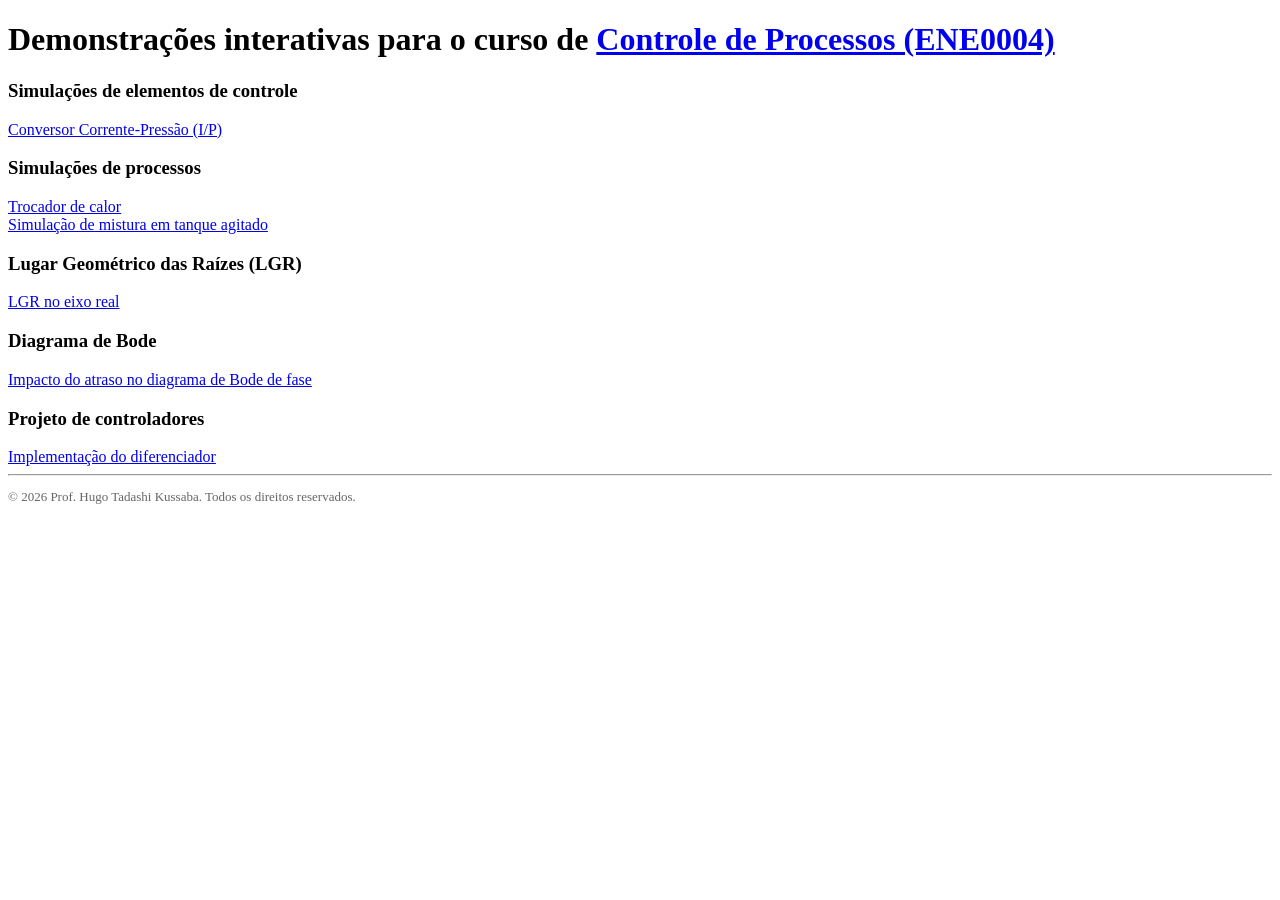
<file: index.html>
<!DOCTYPE html>
<html lang="pt">
<head>
    <meta charset="UTF-8">
    <meta name="viewport" content="width=device-width, initial-scale=1.0">
    <title>ENE0004 - Controle de Processos</title>
</head>
<body>    
    <h1>
      Demonstrações interativas para o curso de <a href="https://tinyurl.com/ENE0004-2026-1">Controle de Processos (ENE0004)</a>
    </h1>

    <h3>
        Simulações de elementos de controle
    </h3>
    <a href="./conversor_IP.html"> Conversor Corrente-Pressão (I/P)  </a> <br>

    <h3>
        Simulações de processos 
    </h3>
    <a href="./heat_exchanger/index.html"> Trocador de calor  </a> <br>    
    <a href="mistura_tanque_agitado.html"> Simulação de mistura em tanque agitado </a> <br>

    <h3>
        Lugar Geométrico das Raízes (LGR)
    </h3>
    <a href="./root_locus/real_axis_rule.html"> LGR no eixo real </a> <br>    
    
    <h3>
        Diagrama de Bode
    </h3>
    <a href="bode_delay.html"> Impacto do atraso no diagrama de Bode de fase </a> <br> 

    <h3>
        Projeto de controladores
    </h3>
    <a href="differentiator.html"> Implementação do diferenciador </a> <br>

    <hr>
    <p style="font-size: small; color: #666;">
        &copy; 2026 Prof. Hugo Tadashi Kussaba. Todos os direitos reservados.
    </p>    

</body>
</html>
</file>
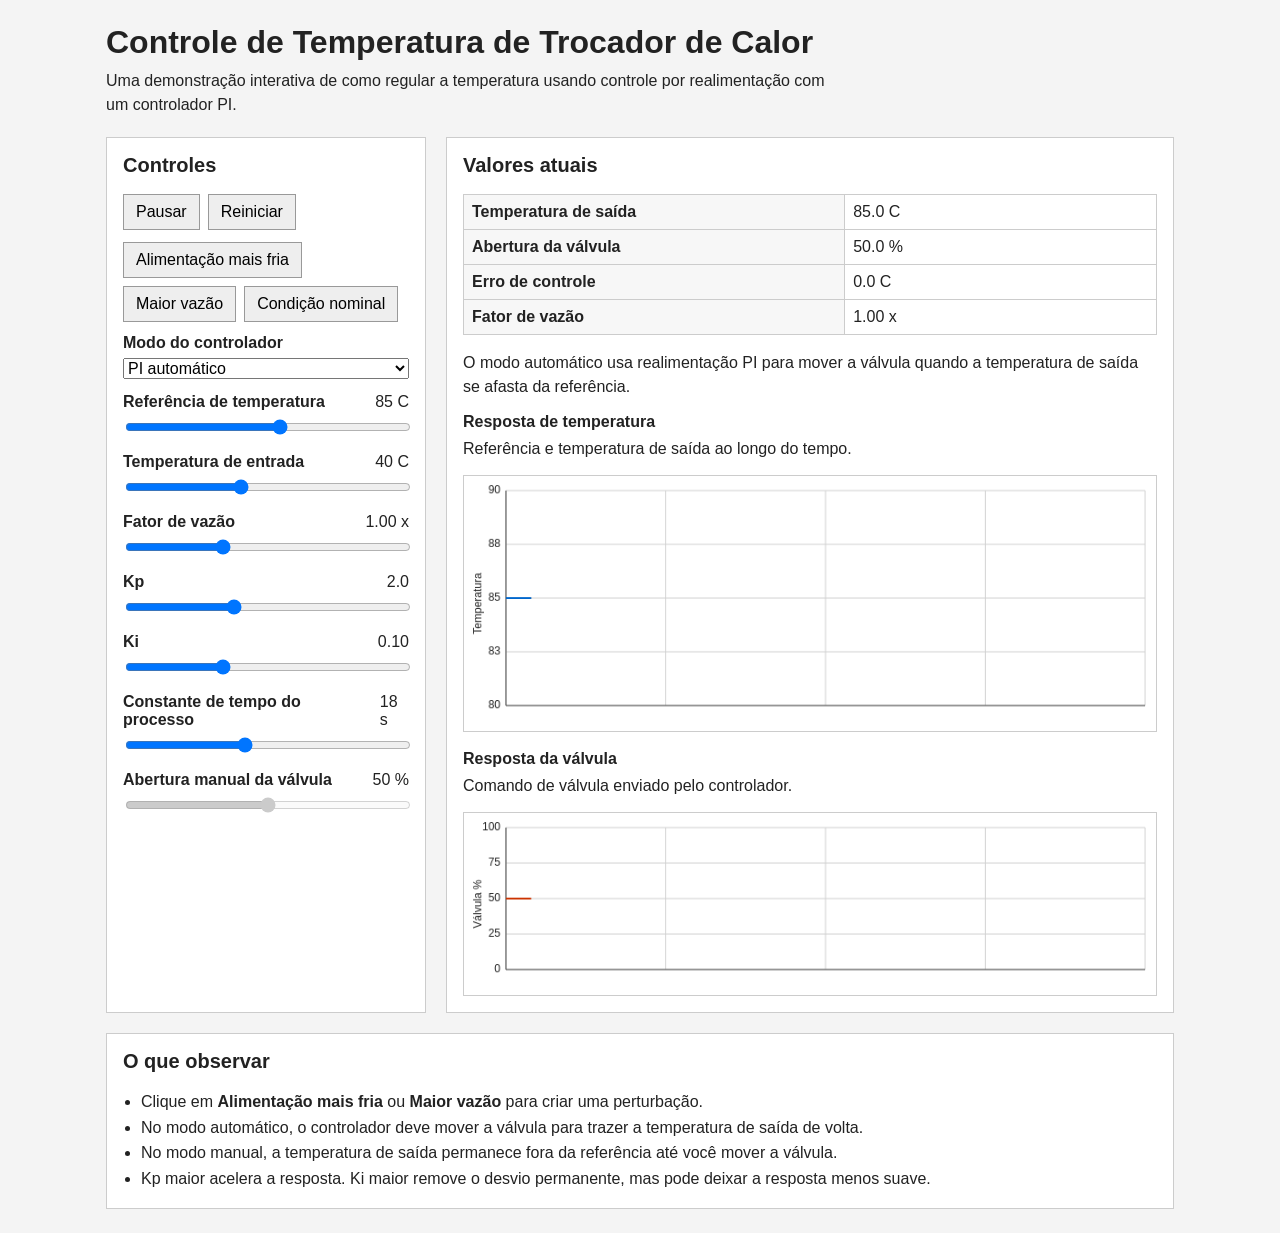
<file: heat_exchanger/index.html>
<!DOCTYPE html>
<html lang="pt-BR">
  <head>
    <meta charset="UTF-8" />
    <meta name="viewport" content="width=device-width, initial-scale=1.0" />
    <title>Demonstração de Controle de Temperatura de Trocador de Calor</title>
    <link rel="stylesheet" href="styles.css" />
  </head>
  <body>
    <main class="page">
      <header class="page-header">
        <h1>Controle de Temperatura de Trocador de Calor</h1>
        <p>
          Uma demonstração interativa de como regular a temperatura usando controle por realimentação com um controlador PI.
        </p>
      </header>

      <div class="layout">
        <section class="panel">
          <h2>Controles</h2>

          <div class="button-row">
            <button id="run-toggle" type="button">Pausar</button>
            <button id="reset-button" type="button">Reiniciar</button>
          </div>

          <div class="button-row">
            <button id="disturbance-cold" type="button">Alimentação mais fria</button>
            <button id="disturbance-flow" type="button">Maior vazão</button>
            <button id="recover-button" type="button">Condição nominal</button>
          </div>

          <div class="control-group">
            <label for="controller-mode">Modo do controlador</label>
            <select id="controller-mode">
              <option value="auto" selected>PI automático</option>
              <option value="manual">Válvula manual</option>
            </select>
          </div>

          <div class="control-group">
            <label for="setpoint">
              Referência de temperatura
              <span id="setpoint-value">85 C</span>
            </label>
            <input id="setpoint" type="range" min="55" max="110" step="1" value="85" />
          </div>

          <div class="control-group">
            <label for="inlet-temp">
              Temperatura de entrada
              <span id="inlet-temp-value">40 C</span>
            </label>
            <input id="inlet-temp" type="range" min="20" max="70" step="1" value="40" />
          </div>

          <div class="control-group">
            <label for="flow-factor">
              Fator de vazão
              <span id="flow-factor-value">1.00 x</span>
            </label>
            <input id="flow-factor" type="range" min="0.70" max="1.60" step="0.01" value="1.00" />
          </div>

          <div class="control-group">
            <label for="kp">
              Kp
              <span id="kp-value">2.0</span>
            </label>
            <input id="kp" type="range" min="0.2" max="5.0" step="0.1" value="2.0" />
          </div>

          <div class="control-group">
            <label for="ki">
              Ki
              <span id="ki-value">0.10</span>
            </label>
            <input id="ki" type="range" min="0.00" max="0.30" step="0.01" value="0.10" />
          </div>

          <div class="control-group">
            <label for="tau">
              Constante de tempo do processo
              <span id="tau-value">18 s</span>
            </label>
            <input id="tau" type="range" min="6" max="35" step="1" value="18" />
          </div>

          <div class="control-group">
            <label for="manual-valve">
              Abertura manual da válvula
              <span id="manual-valve-value">50 %</span>
            </label>
            <input id="manual-valve" type="range" min="0" max="100" step="1" value="50" />
          </div>
        </section>

        <section class="panel">
          <h2>Valores atuais</h2>

          <table class="status-table">
            <tbody>
              <tr>
                <th>Temperatura de saída</th>
                <td id="outlet-value">85.0 C</td>
              </tr>
              <tr>
                <th>Abertura da válvula</th>
                <td id="valve-value">50.0 %</td>
              </tr>
              <tr>
                <th>Erro de controle</th>
                <td id="error-value">0.0 C</td>
              </tr>
              <tr>
                <th>Fator de vazão</th>
                <td id="flow-value">1.00 x</td>
              </tr>
            </tbody>
          </table>

          <p id="status-text" class="status-text">
            O modo automático usa realimentação PI para mover a válvula quando
            a temperatura de saída se afasta da referência.
          </p>

          <div class="chart-block">
            <h3>Resposta de temperatura</h3>
            <p class="chart-note">Referência e temperatura de saída ao longo do tempo.</p>
            <canvas id="temperature-chart" width="760" height="280"></canvas>
          </div>

          <div class="chart-block">
            <h3>Resposta da válvula</h3>
            <p class="chart-note">Comando de válvula enviado pelo controlador.</p>
            <canvas id="valve-chart" width="760" height="200"></canvas>
          </div>
        </section>
      </div>

      <section class="panel notes-panel">
        <h2>O que observar</h2>
        <ul>
          <li>Clique em <strong>Alimentação mais fria</strong> ou <strong>Maior vazão</strong> para criar uma perturbação.</li>
          <li>No modo automático, o controlador deve mover a válvula para trazer a temperatura de saída de volta.</li>
          <li>No modo manual, a temperatura de saída permanece fora da referência até você mover a válvula.</li>
          <li>Kp maior acelera a resposta. Ki maior remove o desvio permanente, mas pode deixar a resposta menos suave.</li>
        </ul>
      </section>
    </main>

    <script src="script.js"></script>
  </body>
</html>
</file>
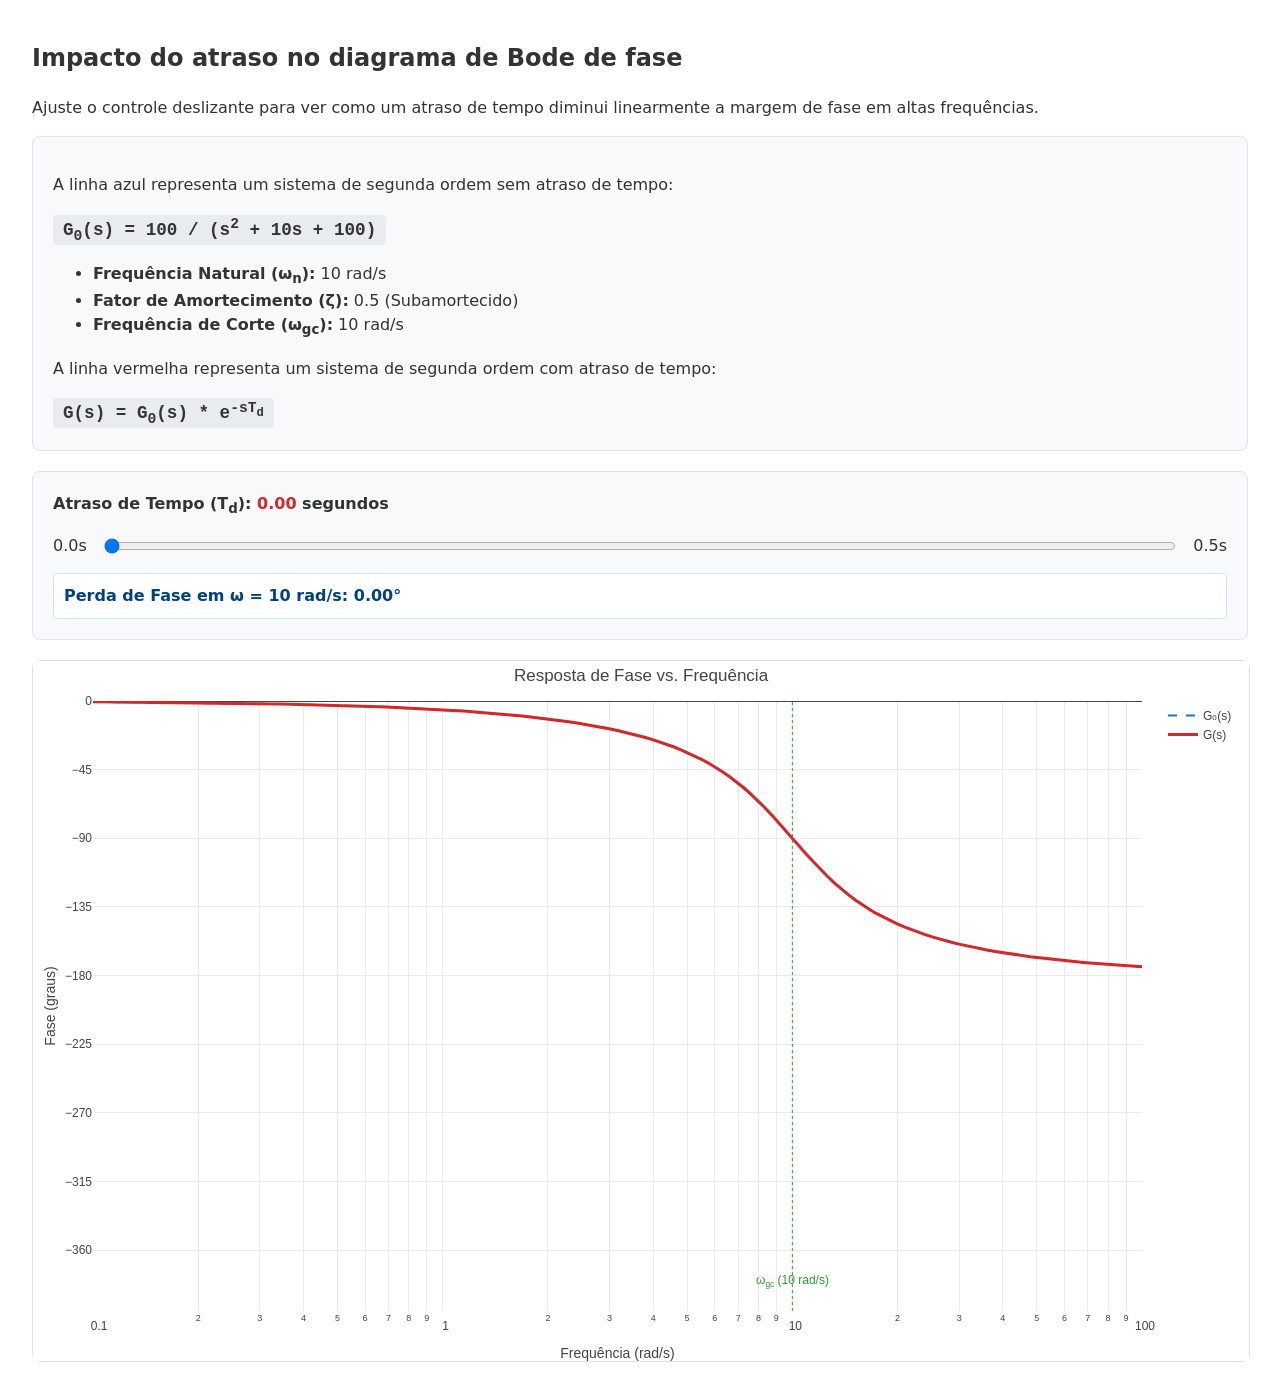
<file: bode_delay.html>
<!DOCTYPE html>
<html lang="pt-BR">
<head>
    <meta charset="UTF-8">
    <meta name="viewport" content="width=device-width, initial-scale=1.0">
    <title>Impacto do atraso no diagrama de Bode de fase</title>
    <script src="https://cdn.plot.ly/plotly-2.24.1.min.js"></script>
    <style>
        body {
            font-family: system-ui, -apple-system, sans-serif;
            padding: 20px;
            /* ALTERADO: max-width passou de 900px para 95% para ocupar mais a tela */
            max-width: 95%; 
            margin: 0 auto;
            color: #333;
            line-height: 1.5;
        }
        .panel {
            background: #f8f9fa;
            padding: 20px;
            border-radius: 8px;
            border: 1px solid #dee2e6;
            margin-bottom: 20px;
        }
        .info-panel h3 { margin-top: 0; color: #1f77b4; }
        .info-panel ul { margin-bottom: 10px; }
        .formula {
            font-family: "Courier New", Courier, monospace;
            background: #e9ecef;
            padding: 5px 10px;
            border-radius: 4px;
            font-weight: bold;
            font-size: 1.1em;
        }
        .control-panel {
            display: flex;
            flex-direction: column;
            gap: 15px;
        }
        .slider-container {
            display: flex;
            align-items: center;
            gap: 15px;
            flex-wrap: wrap;
        }
        input[type="range"] {
            flex-grow: 1;
            min-width: 200px;
            cursor: pointer;
        }
        .metrics-readout {
            background: #fff;
            padding: 10px;
            border-radius: 4px;
            border: 1px solid #cce5ff;
            color: #004085;
            font-weight: bold;
        }
        #plot {
            width: 100%;
            /* ALTERADO: Altura aumentada para 700px para acompanhar a nova largura */
            height: 700px; 
            border: 1px solid #dee2e6;
            border-radius: 8px;
        }
    </style>
</head>
<body>

    <h2>Impacto do atraso no diagrama de Bode de fase</h2>
    <p>Ajuste o controle deslizante para ver como um atraso de tempo diminui linearmente a margem de fase em altas frequências.</p>

    <div class="panel info-panel">
        <p>A linha azul representa um sistema de segunda ordem sem atraso de tempo:</p>
        <span class="formula">G<sub>0</sub>(s) = 100 / (s<sup>2</sup> + 10s + 100)</span>
        <ul>
            <li><strong>Frequência Natural (&omega;<sub>n</sub>):</strong> 10 rad/s</li>
            <li><strong>Fator de Amortecimento (&zeta;):</strong> 0.5 (Subamortecido)</li>
            <li><strong>Frequência de Corte (&omega;<sub>gc</sub>):</strong> 10 rad/s</li>
        </ul>
        <p>A linha vermelha representa um sistema de segunda ordem com atraso de tempo:</p>
        <span class="formula">G(s) = G<sub>0</sub>(s) * e<sup>-sT<sub>d</sub></sup></span>
    </div>

    <div class="panel control-panel">
        <label for="delaySlider" style="font-weight: bold;">
            Atraso de Tempo (T<sub>d</sub>): <span id="delayVal" style="color: #d62728;">0.00</span> segundos
        </label>
        <div class="slider-container">
            <span>0.0s</span>
            <input type="range" id="delaySlider" min="0" max="0.5" step="0.01" value="0" aria-valuemin="0" aria-valuemax="0.5">
            <span>0.5s</span>
        </div>
        <div class="metrics-readout" id="metricsReadout">
            Perda de Fase em &omega; = 10 rad/s: 0.00&deg;
        </div>
    </div>

    <div id="plot"></div>

    <script>
        // --- 1. SYSTEM PARAMETERS & LOGIC ---
        const wn = 10;
        const zeta = 0.5;
        const w_gc = 10; 
        
        const frequencies = Array.from({length: 151}, (_, i) => Math.pow(10, -1 + i * 0.02));

        function calculatePhase(td) {
            return frequencies.map(w => {
                const real = 1 - Math.pow(w / wn, 2);
                const imag = 2 * zeta * (w / wn);
                
                let phase = -Math.atan2(imag, real) * (180 / Math.PI);
                if (phase > 0) phase -= 360; 
                
                const delayDropDegrees = -w * td * (180 / Math.PI);
                return phase + delayDropDegrees;
            });
        }

        const baselinePhase = calculatePhase(0);

        // --- 2. PLOTLY INITIALIZATION ---
        const traceBaseline = {
            x: frequencies,
            y: baselinePhase,
            type: 'scatter',
            mode: 'lines',
            name: 'G₀(s)',
            line: { color: '#1f77b4', dash: 'dash', width: 2 },
            hoverinfo: 'x+y'
        };

        const traceDelayed = {
            x: frequencies,
            y: calculatePhase(0),
            type: 'scatter',
            mode: 'lines',
            name: 'G(s)',
            line: { color: '#d62728', width: 3 },
            hoverinfo: 'x+y'
        };

        const layout = {
            title: 'Resposta de Fase vs. Frequência',
            xaxis: { 
                 type: 'log', 
                 title: 'Frequência (rad/s)',
                 gridcolor: '#e9ecef'
            },
            yaxis: { 
                 title: 'Fase (graus)', 
                 range: [-400, 0],
                 dtick: 45,
                 gridcolor: '#e9ecef'
            },
            plot_bgcolor: '#ffffff',
            paper_bgcolor: '#ffffff',
            margin: { t: 40, r: 20, b: 50, l: 60 },
            hovermode: 'x unified',
            shapes: [{
                type: 'line',
                x0: w_gc, x1: w_gc,
                y0: -400, y1: 0,
                line: { color: '#2ca02c', width: 1, dash: 'dot' }
            }],
            annotations: [{
                x: Math.log10(w_gc),
                y: -380,
                xref: 'x', yref: 'y',
                text: 'ω<sub>gc</sub> (10 rad/s)',
                showarrow: false,
                font: { color: '#2ca02c' }
            }]
        };

        const config = { responsive: true };

        Plotly.newPlot('plot', [traceBaseline, traceDelayed], layout, config);

        // --- 3. EVENT HANDLING ---
        const slider = document.getElementById('delaySlider');
        const delayDisplay = document.getElementById('delayVal');
        const metricsReadout = document.getElementById('metricsReadout');

        slider.addEventListener('input', function(e) {
            const td = parseFloat(e.target.value);
            delayDisplay.innerText = td.toFixed(2);

            const newPhase = calculatePhase(td);
            Plotly.update('plot', { y: [newPhase] }, {}, [1]);

            const phaseLossAtWgc = (w_gc * td * (180 / Math.PI)).toFixed(1);
            metricsReadout.innerText = `Perda de Fase em ω = 10 rad/s: -${phaseLossAtWgc}°`;
        });
    </script>
</body>
</html>
</file>
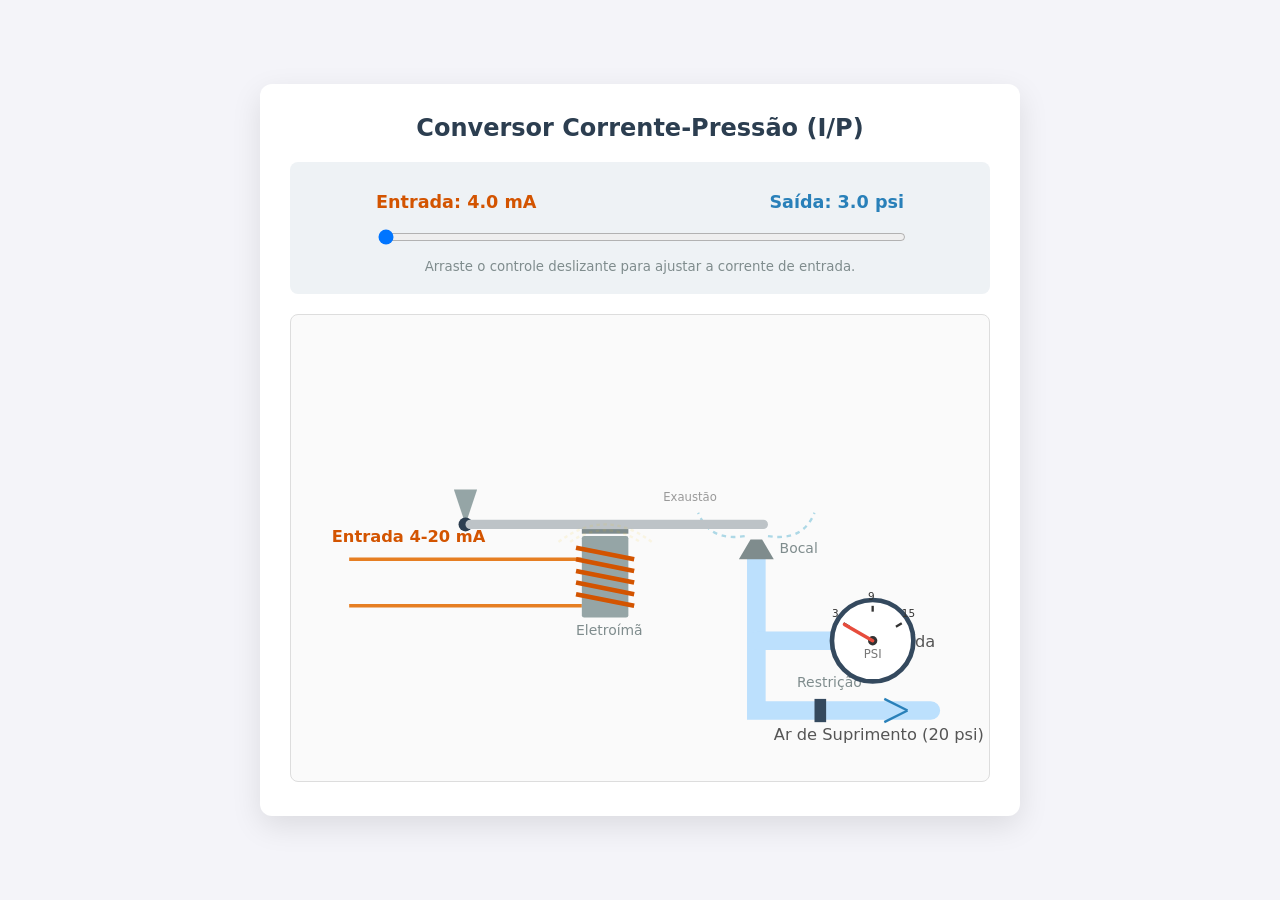
<file: conversor_IP.html>
<!DOCTYPE html>
<html lang="pt-BR">
<head>
    <meta charset="UTF-8">
    <meta name="viewport" content="width=device-width, initial-scale=1.0">
    <title>Simulação de Conversor I/P</title>
    <style>
        body {
            font-family: system-ui, -apple-system, sans-serif;
            background-color: #f4f4f9;
            color: #333;
            display: flex;
            justify-content: center;
            align-items: center;
            min-height: 100vh;
            margin: 0;
        }
        .container {
            background: white;
            padding: 30px;
            border-radius: 12px;
            box-shadow: 0 10px 30px rgba(0,0,0,0.1);
            max-width: 700px;
            width: 100%;
        }
        h2 {
            margin-top: 0;
            color: #2c3e50;
            text-align: center;
        }
        .controls {
            display: flex;
            flex-direction: column;
            align-items: center;
            margin-bottom: 20px;
            padding: 20px;
            background: #eef2f5;
            border-radius: 8px;
        }
        .slider-container {
            width: 80%;
            margin-top: 15px;
        }
        input[type="range"] {
            width: 100%;
            cursor: pointer;
        }
        .stats {
            display: flex;
            justify-content: space-between;
            width: 80%;
            font-weight: bold;
            font-size: 1.1em;
            margin-top: 10px;
        }
        .elec-text { color: #d35400; }
        .pneu-text { color: #2980b9; }
        
        /* SVG Animation Styles */
        #flapper, #needle, #outputPipe, #magneticField {
            transition: all 0.2s ease-out;
        }
    </style>
</head>
<body>

<div class="container">
    <h2>Conversor Corrente-Pressão (I/P)</h2>
    
    <div class="controls">
        <div class="stats">
            <span class="elec-text">Entrada: <span id="currentVal">4.0</span> mA</span>
            <span class="pneu-text">Saída: <span id="pressureVal">3.0</span> psi</span>
        </div>
        <div class="slider-container">
            <input type="range" id="currentSlider" min="4" max="20" step="0.1" value="4">
        </div>
        <small style="margin-top: 10px; color: #7f8c8d;">Arraste o controle deslizante para ajustar a corrente de entrada.</small>
    </div>

    <svg viewBox="0 0 600 400" xmlns="http://www.w3.org/2000/svg" style="background: #fafafa; border: 1px solid #ddd; border-radius: 8px;">
        
        <path d="M 550,340 L 400,340 L 400,210" stroke="#bce0fd" stroke-width="16" fill="none" stroke-linecap="round" />
        <text x="415" y="365" font-size="14" fill="#555">Ar de Suprimento (20 psi)</text>
        <path d="M 530,340 L 510,330 M 530,340 L 510,350" stroke="#2980b9" stroke-width="2" fill="none" /> <path id="outputPipe" d="M 400,280 L 500,280" stroke="#bce0fd" stroke-width="16" fill="none" stroke-linecap="round" />
        <text x="515" y="285" font-size="14" fill="#555">Saída</text>
        
        <rect x="450" y="330" width="10" height="20" fill="#34495e" />
        <text x="435" y="320" font-size="12" fill="#7f8c8d">Restrição</text>

        <polygon points="395,193 405,193 415,210 385,210" fill="#7f8c8d" />
        <text x="420" y="205" font-size="12" fill="#7f8c8d">Bocal</text>
        
        <g id="exhaustAir" opacity="1">
            <path d="M 390,190 Q 360,195 350,170" stroke="#add8e6" stroke-width="2" fill="none" stroke-dasharray="4" />
            <path d="M 410,190 Q 440,195 450,170" stroke="#add8e6" stroke-width="2" fill="none" stroke-dasharray="4" />
            <text x="320" y="160" font-size="10" fill="#999">Exaustão</text>
        </g>

        <polygon points="140,150 160,150 150,180" fill="#95a5a6" />
        <circle cx="150" cy="180" r="6" fill="#2c3e50" />
        
        <g id="flapper" transform="rotate(0, 150, 180)">
            <rect x="150" y="176" width="260" height="8" fill="#bdc3c7" rx="4" />
            <rect x="250" y="184" width="40" height="4" fill="#7f8c8d" /> 
        </g>

        <text x="35" y="195" font-size="14" fill="#d35400" font-weight="bold">Entrada 4-20 mA</text>
        <path d="M 50,210 L 250,210" stroke="#e67e22" stroke-width="3" fill="none" />
        <path d="M 50,250 L 250,250" stroke="#e67e22" stroke-width="3" fill="none" />
        
        <rect x="250" y="190" width="40" height="70" fill="#95a5a6" rx="2" />
        <text x="245" y="275" font-size="12" fill="#7f8c8d">Eletroímã</text>
        
        <path d="M 245,200 L 295,210 M 245,210 L 295,220 M 245,220 L 295,230 M 245,230 L 295,240 M 245,240 L 295,250" stroke="#d35400" stroke-width="4" fill="none" />
        
        <g id="magneticField" opacity="0.1">
            <path d="M 240,195 Q 270,175 300,195" stroke="#f1c40f" stroke-width="2" fill="none" stroke-dasharray="3" />
            <path d="M 230,195 Q 270,165 310,195" stroke="#f1c40f" stroke-width="2" fill="none" stroke-dasharray="3" />
        </g>

        <circle cx="500" cy="280" r="35" fill="white" stroke="#34495e" stroke-width="4" />
        <circle cx="500" cy="280" r="4" fill="#333" />
        <text x="500" y="295" text-anchor="middle" font-size="10" fill="#777">PSI</text>
        
        <line x1="475" y1="265" x2="480" y2="268" stroke="#333" stroke-width="2" /> <line x1="500" y1="250" x2="500" y2="255" stroke="#333" stroke-width="2" /> <line x1="525" y1="265" x2="520" y2="268" stroke="#333" stroke-width="2" /> <text x="465" y="260" font-size="9" fill="#333">3</text>
        <text x="496" y="245" font-size="9" fill="#333">9</text>
        <text x="525" y="260" font-size="9" fill="#333">15</text>

        <line id="needle" x1="500" y1="280" x2="500" y2="252" stroke="#e74c3c" stroke-width="3" stroke-linecap="round" transform="rotate(-60, 500, 280)" />

    </svg>
</div>

<script>
    const slider = document.getElementById('currentSlider');
    const currentValDisplay = document.getElementById('currentVal');
    const pressureValDisplay = document.getElementById('pressureVal');
    
    // SVG Elements to animate
    const flapper = document.getElementById('flapper');
    const needle = document.getElementById('needle');
    const magneticField = document.getElementById('magneticField');
    const outputPipe = document.getElementById('outputPipe');
    const exhaustAir = document.getElementById('exhaustAir');

    slider.addEventListener('input', (e) => {
        const I = parseFloat(e.target.value);
        currentValDisplay.textContent = I.toFixed(1);

        // Calculate ratios
        // r goes from 0.0 (at 4mA) to 1.0 (at 20mA)
        const r = (I - 4) / 16; 
        
        // Calculate Output Pressure: P = 3 + r * 12
        const P = 3 + (r * 12);
        pressureValDisplay.textContent = P.toFixed(1);

        // 1. Animate Flapper (Rotates DOWN towards nozzle)
        // Flapper rotates from 0 to +1.8 degrees. 
        // Note: Pivot is now at (150, 180)
        flapper.setAttribute('transform', `rotate(${r * 1.8}, 150, 180)`);

        // 2. Animate Gauge Needle
        const needleAngle = (r * 120) - 60;
        needle.setAttribute('transform', `rotate(${needleAngle}, 500, 280)`);

        // 3. Animate Magnetic Field (Opacity increases with current)
        magneticField.setAttribute('opacity', 0.1 + (r * 0.8));

        // 4. Animate Output Pipe Color (Gets darker blue as pressure builds)
        const lightness = 88 - (r * 48);
        outputPipe.setAttribute('stroke', `hsl(206, 80%, ${lightness}%)`);

        // 5. Animate Exhaust Air (Opacity decreases as nozzle is restricted)
        exhaustAir.setAttribute('opacity', 1 - (r * 0.85));
    });
</script>
</body>
</html>
</file>
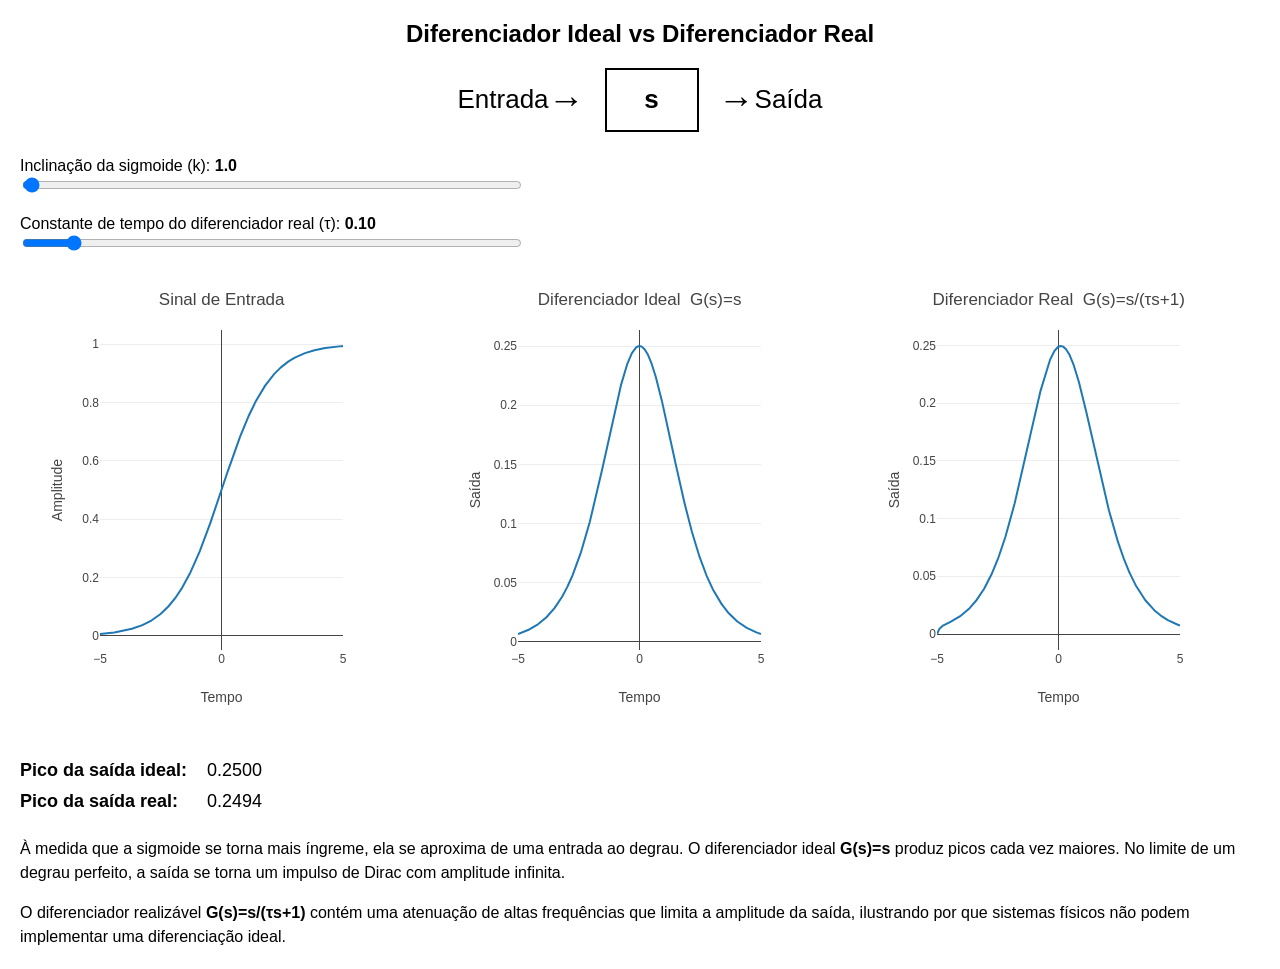
<file: differentiator.html>
<!DOCTYPE html><html><head><meta charset="utf-8">
<title>Diferenciador Ideal vs Real</title>
<script src="https://cdn.plot.ly/plotly-2.35.2.min.js"></script>
<style>
body {    font-family: Arial, sans-serif;    margin: 20px;}
h2 {    text-align: center;}
.blockDiagram {    display: flex;    justify-content: center;    align-items: center;    font-size: 26px;    margin-bottom: 25px;}
.block {    width: 90px;    height: 60px;    border: 2px solid black;    display: flex;    align-items: center;    justify-content: center;    margin: 0 20px;    font-weight: bold;}
.arrow {    font-size: 36px;}
.controls {    margin-bottom: 25px;}
.plotContainer {    display: grid;    grid-template-columns: repeat(auto-fit, minmax(400px,1fr));    gap: 15px;    width: 100%;}
.plot {    height: 450px;}
.info {    margin-top: 25px;    font-size: 18px;}
.info table {    border-collapse: collapse;}
.info td {    padding: 5px 20px 5px 0;}
.explanation {    margin-top: 20px;    max-width: 2000px;    line-height: 1.5;}
</style></head>
<body>
<h2>Diferenciador Ideal vs Diferenciador Real</h2>
<div class="blockDiagram">
    Entrada
    <span class="arrow">→</span>
    <div class="block">        s    </div>
    <span class="arrow">→</span>
    Saída
</div>
<div class="controls">
    <label>        Inclinação da sigmoide (k):        <strong id="kLabel">1.0</strong>    </label>    <br>
    <input        id="kSlider"        type="range"        min="0.5"        max="100"        step="0.5"        value="1"        style="width:500px;"    >
    <br><br>
    <label>        Constante de tempo do diferenciador real (τ):        <strong id="tauLabel">0.10</strong>    </label>    <br>
    <input        id="tauSlider"        type="range"        min="0.01"        max="1"        step="0.01"        value="0.10"        style="width:500px;"    >
</div>
<div class="plotContainer">
    <div id="inputPlot" class="plot"></div>
    <div id="idealPlot" class="plot"></div>
    <div id="realPlot" class="plot"></div>
</div>
<div class="info">
<table>
<tr><td><b>Pico da saída ideal:</b></td><td id="idealPeak">0</td></tr>
<tr><td><b>Pico da saída real:</b></td><td id="realPeak">0</td></tr>
</table>
</div>
<div class="explanation">
<p>À medida que a sigmoide se torna mais íngreme, ela se aproxima de uma entrada ao degrau. O diferenciador ideal <b>G(s)=s</b> produz picos cada vez maiores. No limite de um degrau perfeito, a saída se torna um impulso de Dirac com amplitude infinita.</p>
<p>O diferenciador realizável <b>G(s)=s/(τs+1)</b> contém uma atenuação de altas frequências que limita a amplitude da saída, ilustrando por que sistemas físicos não podem implementar uma diferenciação ideal.</p>
</div>
<script>
const kSlider = document.getElementById("kSlider");const tauSlider = document.getElementById("tauSlider");
const kLabel = document.getElementById("kLabel");const tauLabel = document.getElementById("tauLabel");
const idealPeakLabel = document.getElementById("idealPeak");const realPeakLabel = document.getElementById("realPeak");
const N = 4000;
function sigmoid(t, k){    return 1 / (1 + Math.exp(-k * t));}
function simulate(){    const k = parseFloat(kSlider.value);    const tau = parseFloat(tauSlider.value);
    kLabel.innerText = k.toFixed(1);    tauLabel.innerText = tau.toFixed(2);
    const T0 = -5;    const Tf = 5;
    const dt = (Tf - T0) / (N - 1);
    let t = [];    let x = [];
    //-----------------------------------    // Entrada    //-----------------------------------
    for(let i=0;i<N;i++)    {        const tt = T0 + i*dt;
        t.push(tt);
        x.push(            sigmoid(tt,k)        );    }
    //-----------------------------------    // Diferenciador Ideal    //-----------------------------------
    let ideal = [];
    for(let i=0;i<N;i++)    {        const s = x[i];
        ideal.push(            k * s * (1 - s)        );    }
    //-----------------------------------    // Diferenciador Real    //    // τ y_dot + y = x_dot    //-----------------------------------
    let real = [];
    let y = 0;
    real.push(y);
    for(let i=1;i<N;i++)    {        const xdot =            (x[i] - x[i-1]) / dt;
        const ydot =            (xdot - y) / tau;
        y =            y + dt * ydot;
        real.push(y);    }
    //-----------------------------------    // Picos    //-----------------------------------
    const idealPeak =        Math.max(...ideal);
    const realPeak =        Math.max(...real);
    idealPeakLabel.innerText =        idealPeak.toFixed(4);
    realPeakLabel.innerText =        realPeak.toFixed(4);
    //-----------------------------------    // Gráfico de Entrada    //-----------------------------------
    Plotly.react(        "inputPlot",        [{            x:t,            y:x,            mode:"lines",            name:"Entrada"        }],        {            title:"Sinal de Entrada",            margin:{t:50},            xaxis:{                title:"Tempo"            },            yaxis:{                title:"Amplitude"            }        }    );
    //-----------------------------------    // Saída Ideal    //-----------------------------------
    Plotly.react(        "idealPlot",        [{            x:t,            y:ideal,            mode:"lines",            name:"Ideal"        }],        {            title:"Diferenciador Ideal  G(s)=s",            margin:{t:50},            xaxis:{                title:"Tempo"            },            yaxis:{                title:"Saída"            }        }    );
    //-----------------------------------    // Saída Real    //-----------------------------------
    Plotly.react(        "realPlot",        [{            x:t,            y:real,            mode:"lines",            name:"Real"        }],        {            title:"Diferenciador Real  G(s)=s/(τs+1)",            margin:{t:50},            xaxis:{                title:"Tempo"            },            yaxis:{                title:"Saída"            }        }    );}
kSlider.addEventListener(    "input",    simulate);
tauSlider.addEventListener(    "input",    simulate);
simulate();
</script>
</body></html>
</file>
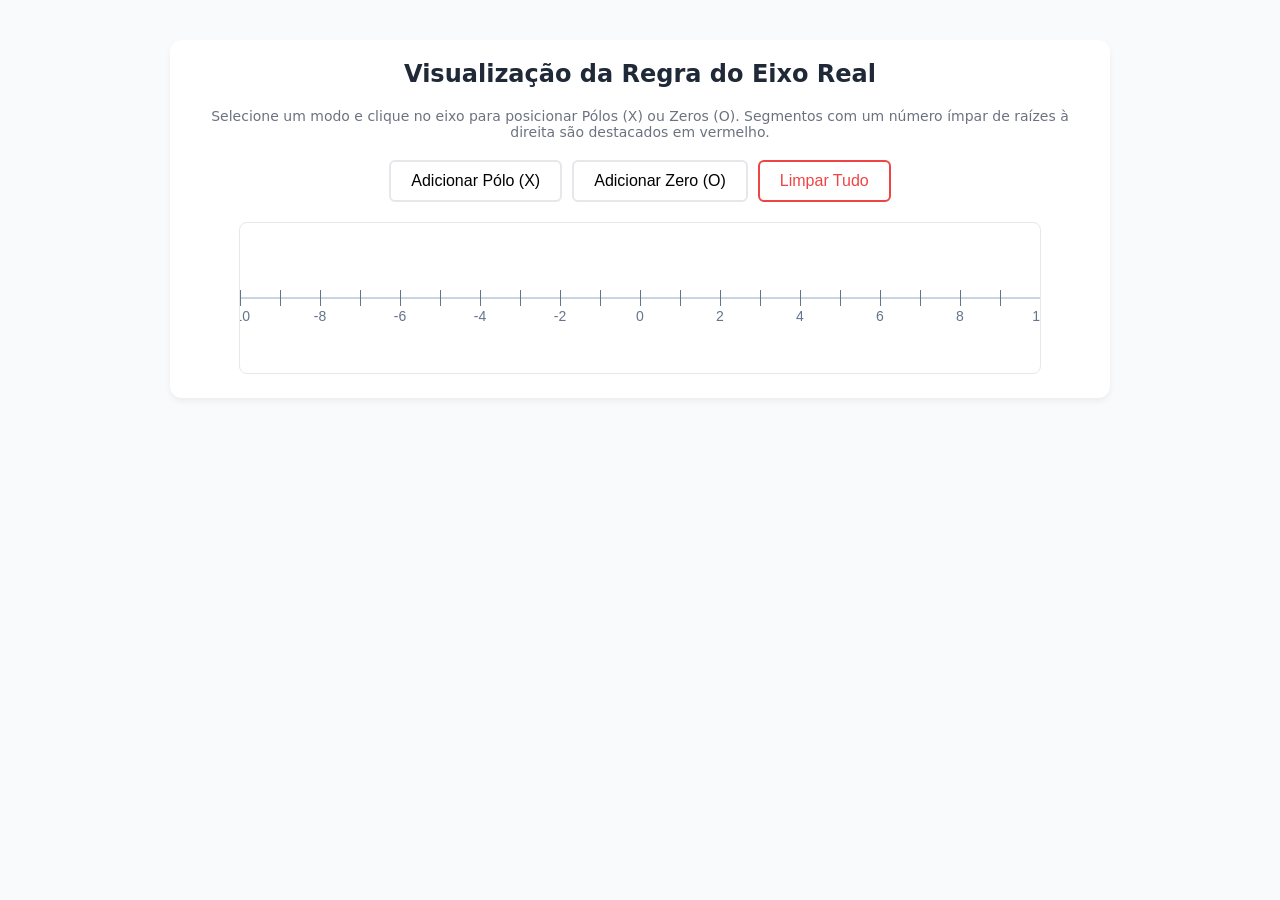
<file: root_locus/real_axis_rule.html>
<!DOCTYPE html>
<html lang="en">
<head>
    <meta charset="UTF-8">
    <meta name="viewport" content="width=device-width, initial-scale=1.0">
    <title>Lugar das Raízes - Regra do Eixo Real</title>
    <style>
        body {
            font-family: system-ui, -apple-system, sans-serif;
            text-align: center;
            background-color: #f9fafb;
            color: #333;
            margin: 0;
            padding: 40px;
        }
        .container {
            max-width: 900px;
            margin: 0 auto;
            background: white;
            padding: 20px;
            border-radius: 12px;
            box-shadow: 0 4px 6px rgba(0,0,0,0.05);
        }
        h2 { margin-top: 0; color: #1f2937; }
        .controls {
            margin: 20px 0;
            display: flex;
            justify-content: center;
            gap: 10px;
        }
        button {
            padding: 10px 20px;
            font-size: 16px;
            border: 2px solid #e5e7eb;
            background-color: white;
            border-radius: 6px;
            cursor: pointer;
            transition: all 0.2s;
        }
        button:hover { background-color: #f3f4f6; }
        button.active-pole { border-color: #3b82f6; background-color: #eff6ff; color: #1d4ed8; }
        button.active-zero { border-color: #10b981; background-color: #ecfdf5; color: #047857; }
        
        .canvas-container {
            position: relative;
            margin-top: 20px;
        }
        canvas {
            border: 1px solid #e5e7eb;
            background-color: #ffffff;
            border-radius: 8px;
            cursor: crosshair;
        }
        #tooltip {
            position: absolute;
            background: rgba(0, 0, 0, 0.8);
            color: white;
            padding: 4px 8px;
            border-radius: 4px;
            font-size: 12px;
            pointer-events: none;
            display: none;
            transform: translate(-50%, -100%);
            margin-top: -10px;
        }
        .instructions {
            color: #6b7280;
            font-size: 14px;
            margin-bottom: 20px;
        }
    </style>
</head>
<body>

<div class="container">
    <h2>Visualização da Regra do Eixo Real</h2>
    <p class="instructions">Selecione um modo e clique no eixo para posicionar Pólos (X) ou Zeros (O). Segmentos com um número ímpar de raízes à direita são destacados em vermelho.</p>
    
    <div class="controls">
        <button id="btnPole" onclick="setMode('pole')">Adicionar Pólo (X)</button>
        <button id="btnZero" onclick="setMode('zero')">Adicionar Zero (O)</button>
        <button onclick="clearAll()" style="border-color: #ef4444; color: #ef4444;">Limpar Tudo</button>
    </div>

    <div class="canvas-container">
        <div id="tooltip">0 raízes à direita</div>
        <canvas id="lgrCanvas" width="800" height="150"></canvas>
    </div>
</div>

<script>
    const canvas = document.getElementById('lgrCanvas');
    const ctx = canvas.getContext('2d');
    const tooltip = document.getElementById('tooltip');
    
    let elements = []; // Array to store { type: 'pole'|'zero', val: float }
    let mode = null;

    // Viewport mapping: Real axis from -10 to +10
    const minVal = -10;
    const maxVal = 10;
    
    function valToX(val) {
        return ((val - minVal) / (maxVal - minVal)) * canvas.width;
    }

    function xToVal(x) {
        return (x / canvas.width) * (maxVal - minVal) + minVal;
    }

    function setMode(newMode) {
        mode = newMode;
        document.getElementById('btnPole').className = mode === 'pole' ? 'active-pole' : '';
        document.getElementById('btnZero').className = mode === 'zero' ? 'active-zero' : '';
    }

    function clearAll() {
        elements = [];
        draw();
    }

    // Handle mouse movement for the tooltip
    canvas.addEventListener('mousemove', (e) => {
        const rect = canvas.getBoundingClientRect();
        const x = e.clientX - rect.left;
        const val = xToVal(x);
        
        // Count elements strictly to the right
        const countRight = elements.filter(el => el.val > val).length;
        
        tooltip.style.display = 'block';
        tooltip.style.left = `${x}px`;
        tooltip.style.top = `${e.clientY - rect.top}px`;
        const text = countRight === 1 ? `${countRight} raiz à direita` : `${countRight} raízes à direita`;
        tooltip.innerText = text;
    });

    canvas.addEventListener('mouseleave', () => {
        tooltip.style.display = 'none';
    });

    // Handle clicks to add elements
    canvas.addEventListener('mousedown', (e) => {
        if (!mode) {
            alert("Por favor, selecione 'Adicionar Pólo' ou 'Adicionar Zero' primeiro.");
            return;
        }
        const rect = canvas.getBoundingClientRect();
        const x = e.clientX - rect.left;
        let val = xToVal(x);
        
        // Snap to nearest integer if close enough (for easier use)
        if (Math.abs(val - Math.round(val)) < 0.2) {
            val = Math.round(val);
        }

        elements.push({ type: mode, val: val });
        draw();
        
        // Trigger mousemove to update tooltip immediately
        canvas.dispatchEvent(new MouseEvent('mousemove', e));
    });

    function draw() {
        ctx.clearRect(0, 0, canvas.width, canvas.height);
        const centerY = canvas.height / 2;

        // 1. Draw the segments
        // We evaluate pixel by pixel from left to right to determine the color
        for (let x = 0; x < canvas.width; x++) {
            let val = xToVal(x);
            let countRight = elements.filter(e => e.val > val).length;
            
            if (countRight % 2 === 1) {
                // Odd count: Highlighted segment (Root Locus exists here)
                ctx.fillStyle = '#ef4444'; // Red
                ctx.fillRect(x, centerY - 3, 1, 6); 
            } else {
                // Even count: Standard axis
                ctx.fillStyle = '#cbd5e1'; // Gray
                ctx.fillRect(x, centerY - 1, 1, 2);
            }
        }

        // 2. Draw axis ticks and numbers
        ctx.fillStyle = '#64748b';
        ctx.font = '14px sans-serif';
        ctx.textAlign = 'center';
        ctx.textBaseline = 'top';
        for (let i = minVal; i <= maxVal; i++) {
            let px = valToX(i);
            ctx.fillRect(px, centerY - 8, 1, 16);
            if (i % 2 === 0) {
                ctx.fillText(i, px, centerY + 12);
            }
        }

        // 3. Draw Poles (X) and Zeros (O)
        ctx.lineWidth = 2;
        elements.forEach(el => {
            let px = valToX(el.val);
            let py = centerY;
            
            if (el.type === 'pole') {
                ctx.strokeStyle = '#3b82f6'; // Blue for poles
                const size = 6;
                ctx.beginPath();
                ctx.moveTo(px - size, py - size);
                ctx.lineTo(px + size, py + size);
                ctx.moveTo(px + size, py - size);
                ctx.lineTo(px - size, py + size);
                ctx.stroke();
            } else {
                ctx.strokeStyle = '#10b981'; // Green for zeros
                const radius = 6;
                ctx.beginPath();
                ctx.arc(px, py, radius, 0, 2 * Math.PI);
                ctx.stroke();
            }
        });
    }

    // Initial draw
    draw();
</script>

</body>
</html>
</file>
<file: heat_exchanger/styles.css>
* {
  box-sizing: border-box;
}

body {
  margin: 0;
  font-family: Arial, sans-serif;
  background: #f4f4f4;
  color: #222;
}

.page {
  max-width: 1100px;
  margin: 0 auto;
  padding: 24px 16px;
}

.page-header {
  margin-bottom: 20px;
}

.page-header h1 {
  margin: 0 0 8px;
  font-size: 2rem;
}

.page-header p {
  margin: 0;
  max-width: 720px;
  line-height: 1.5;
}

.layout {
  display: grid;
  grid-template-columns: 320px 1fr;
  gap: 20px;
  margin-bottom: 20px;
}

.panel {
  background: #fff;
  border: 1px solid #ccc;
  padding: 16px;
}

.panel h2 {
  margin-top: 0;
  font-size: 1.25rem;
}

.panel h3 {
  margin: 0 0 6px;
  font-size: 1rem;
}

.button-row {
  display: flex;
  flex-wrap: wrap;
  gap: 8px;
  margin-bottom: 12px;
}

button,
select,
input {
  font: inherit;
}

button {
  padding: 8px 12px;
  border: 1px solid #999;
  background: #eee;
  cursor: pointer;
}

button:hover {
  background: #e2e2e2;
}

.control-group {
  margin-bottom: 14px;
}

.control-group label {
  display: flex;
  justify-content: space-between;
  gap: 12px;
  margin-bottom: 6px;
  font-weight: 600;
}

.control-group span {
  font-weight: 400;
}

select,
input[type="range"] {
  width: 100%;
}

.status-table {
  width: 100%;
  border-collapse: collapse;
  margin-bottom: 16px;
}

.status-table th,
.status-table td {
  padding: 8px;
  border: 1px solid #ccc;
  text-align: left;
}

.status-table th {
  width: 55%;
  background: #f7f7f7;
  font-weight: 600;
}

.status-text,
.chart-note {
  margin: 0 0 14px;
  line-height: 1.5;
}

.chart-block + .chart-block {
  margin-top: 18px;
}

canvas {
  width: 100%;
  border: 1px solid #ccc;
  background: #fff;
  display: block;
}

.notes-panel ul {
  margin: 0;
  padding-left: 18px;
  line-height: 1.6;
}

@media (max-width: 850px) {
  .layout {
    grid-template-columns: 1fr;
  }
}
</file>
